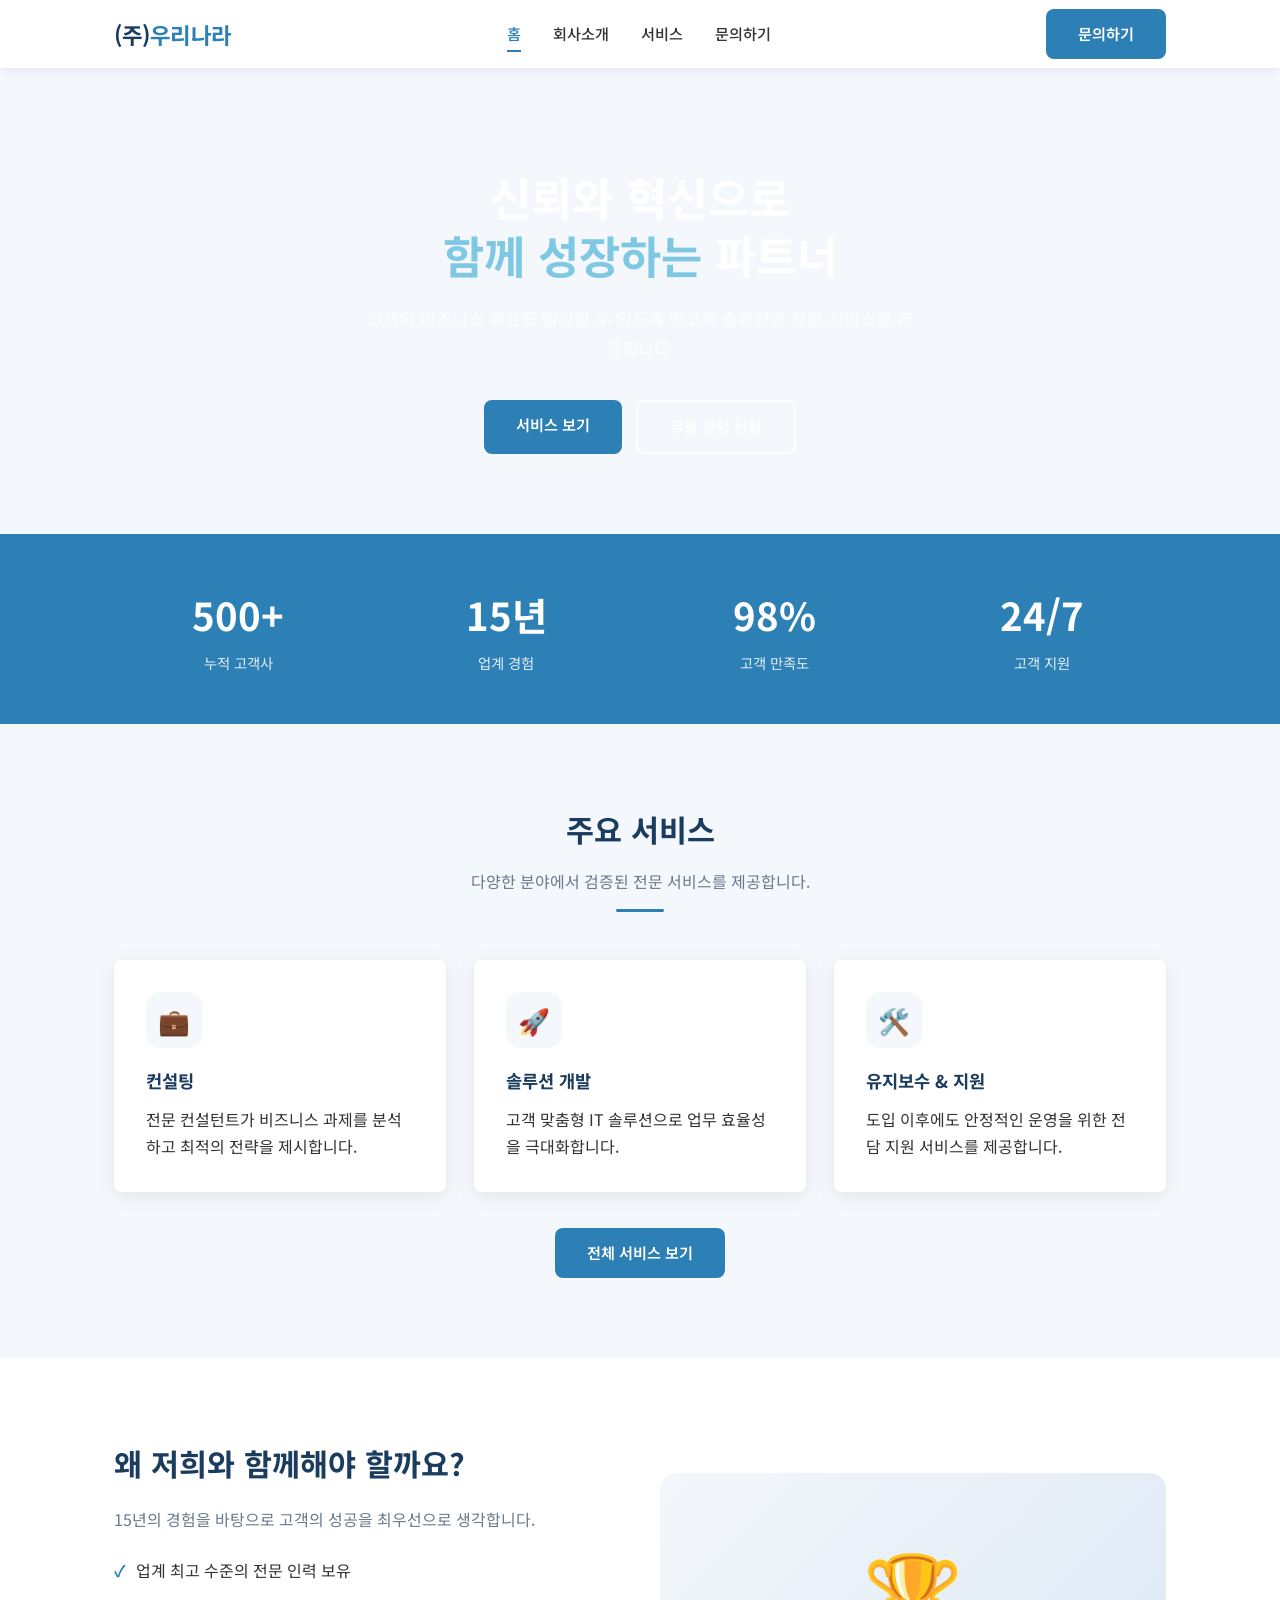
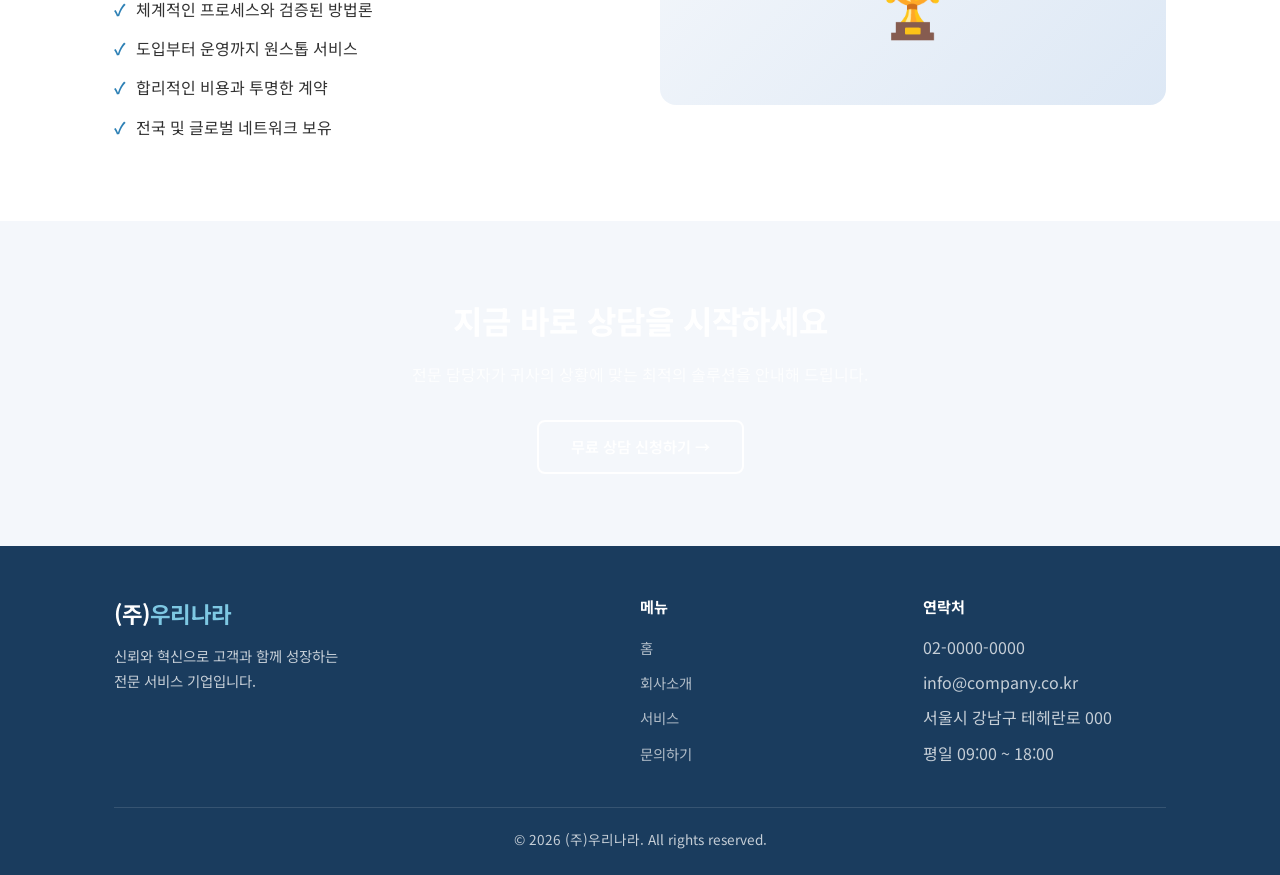
<file: index.html>
<!DOCTYPE html>
<html lang="ko">
<head>
  <meta charset="UTF-8" />
  <meta name="viewport" content="width=device-width, initial-scale=1.0" />
  <meta name="description" content="(주)우리나라 공식 홈페이지 - 신뢰와 혁신으로 함께하는 파트너" />
  <title>홈 | (주)우리나라</title>
  <link rel="preconnect" href="https://fonts.googleapis.com" />
  <link href="https://fonts.googleapis.com/css2?family=Noto+Sans+KR:wght@400;500;700&display=swap" rel="stylesheet" />
  <link rel="stylesheet" href="css/style.css" />
  <style>
    /* ===== HERO ===== */
    .hero {
      background: linear-gradient(135deg, #1a3c5e 0%, #2a5f8f 100%);
      color: #fff;
      padding: 100px 0 80px;
      text-align: center;
    }
    .hero h1 { font-size: 2.8rem; line-height: 1.3; margin-bottom: 20px; }
    .hero h1 span { color: #7ec8e3; }
    .hero p { font-size: 1.1rem; color: rgba(255,255,255,0.85); max-width: 560px; margin: 0 auto 36px; }
    .hero-btns { display: flex; gap: 14px; justify-content: center; flex-wrap: wrap; }

    /* ===== STATS ===== */
    .stats { padding: 48px 0; background: var(--accent); color: var(--white); }
    .stats-grid { display: grid; grid-template-columns: repeat(4, 1fr); gap: 20px; text-align: center; }
    .stat-item h3 { font-size: 2.4rem; font-weight: 700; }
    .stat-item p { font-size: 0.9rem; opacity: 0.85; margin-top: 4px; }

    /* ===== SERVICE ICONS ===== */
    .service-icon {
      width: 56px; height: 56px;
      background: var(--light);
      border-radius: 14px;
      display: flex; align-items: center; justify-content: center;
      font-size: 1.6rem;
      margin-bottom: 18px;
    }
    .card h3 { font-size: 1.1rem; color: var(--primary); margin-bottom: 10px; }

    /* ===== WHY US ===== */
    .why-grid { display: grid; grid-template-columns: 1fr 1fr; gap: 40px; align-items: center; }
    .why-text h2 { font-size: 1.9rem; color: var(--primary); margin-bottom: 16px; }
    .why-text p { color: var(--muted); margin-bottom: 24px; }
    .check-list { display: flex; flex-direction: column; gap: 12px; }
    .check-list li { display: flex; align-items: flex-start; gap: 10px; }
    .check-list li::before { content: '✓'; color: var(--accent); font-weight: 700; flex-shrink: 0; }
    .why-visual {
      background: linear-gradient(135deg, var(--light) 0%, #dde8f5 100%);
      border-radius: 16px; padding: 48px;
      text-align: center; font-size: 5rem;
    }

    /* ===== CTA ===== */
    .cta-section {
      background: linear-gradient(135deg, var(--primary) 0%, #2a5f8f 100%);
      color: var(--white);
      padding: 72px 0;
      text-align: center;
    }
    .cta-section h2 { font-size: 2rem; margin-bottom: 14px; }
    .cta-section p { color: rgba(255,255,255,0.8); margin-bottom: 32px; }

    @media (max-width: 768px) {
      .hero h1 { font-size: 1.9rem; }
      .stats-grid { grid-template-columns: repeat(2, 1fr); }
      .why-grid { grid-template-columns: 1fr; }
    }
  </style>
</head>
<body>

<!-- ===== HEADER ===== -->
<header>
  <div class="container">
    <nav>
      <a href="index.html" class="logo">(주)<span>우리나라</span></a>
      <ul class="nav-links">
        <li><a href="index.html">홈</a></li>
        <li><a href="about.html">회사소개</a></li>
        <li><a href="services.html">서비스</a></li>
        <li><a href="contact.html">문의하기</a></li>
      </ul>
      <div class="nav-cta">
        <a href="contact.html" class="btn btn-primary">문의하기</a>
      </div>
      <button class="hamburger" aria-label="메뉴 열기">
        <span></span><span></span><span></span>
      </button>
    </nav>
  </div>
  <div class="mobile-nav">
    <a href="index.html">홈</a>
    <a href="about.html">회사소개</a>
    <a href="services.html">서비스</a>
    <a href="contact.html">문의하기</a>
  </div>
</header>

<!-- ===== HERO ===== -->
<section class="hero">
  <div class="container">
    <h1>신뢰와 혁신으로<br /><span>함께 성장하는</span> 파트너</h1>
    <p>고객의 비즈니스 목표를 달성할 수 있도록 최고의 솔루션과 전문 서비스를 제공합니다.</p>
    <div class="hero-btns">
      <a href="services.html" class="btn btn-primary">서비스 보기</a>
      <a href="contact.html" class="btn btn-outline">무료 상담 신청</a>
    </div>
  </div>
</section>

<!-- ===== STATS ===== -->
<div class="stats">
  <div class="container">
    <div class="stats-grid">
      <div class="stat-item"><h3>500+</h3><p>누적 고객사</p></div>
      <div class="stat-item"><h3>15년</h3><p>업계 경험</p></div>
      <div class="stat-item"><h3>98%</h3><p>고객 만족도</p></div>
      <div class="stat-item"><h3>24/7</h3><p>고객 지원</p></div>
    </div>
  </div>
</div>

<!-- ===== SERVICES ===== -->
<section>
  <div class="container">
    <div class="section-title fade-in">
      <h2>주요 서비스</h2>
      <p>다양한 분야에서 검증된 전문 서비스를 제공합니다.</p>
      <div class="line"></div>
    </div>
    <div class="grid-3">
      <div class="card fade-in">
        <div class="service-icon">💼</div>
        <h3>컨설팅</h3>
        <p>전문 컨설턴트가 비즈니스 과제를 분석하고 최적의 전략을 제시합니다.</p>
      </div>
      <div class="card fade-in">
        <div class="service-icon">🚀</div>
        <h3>솔루션 개발</h3>
        <p>고객 맞춤형 IT 솔루션으로 업무 효율성을 극대화합니다.</p>
      </div>
      <div class="card fade-in">
        <div class="service-icon">🛠️</div>
        <h3>유지보수 & 지원</h3>
        <p>도입 이후에도 안정적인 운영을 위한 전담 지원 서비스를 제공합니다.</p>
      </div>
    </div>
    <div style="text-align:center; margin-top:36px;">
      <a href="services.html" class="btn btn-primary">전체 서비스 보기</a>
    </div>
  </div>
</section>

<!-- ===== WHY US ===== -->
<section>
  <div class="container">
    <div class="why-grid">
      <div class="why-text fade-in">
        <h2>왜 저희와 함께해야 할까요?</h2>
        <p>15년의 경험을 바탕으로 고객의 성공을 최우선으로 생각합니다.</p>
        <ul class="check-list">
          <li>업계 최고 수준의 전문 인력 보유</li>
          <li>체계적인 프로세스와 검증된 방법론</li>
          <li>도입부터 운영까지 원스톱 서비스</li>
          <li>합리적인 비용과 투명한 계약</li>
          <li>전국 및 글로벌 네트워크 보유</li>
        </ul>
      </div>
      <div class="why-visual fade-in">🏆</div>
    </div>
  </div>
</section>

<!-- ===== CTA ===== -->
<section class="cta-section">
  <div class="container">
    <h2>지금 바로 상담을 시작하세요</h2>
    <p>전문 담당자가 귀사의 상황에 맞는 최적의 솔루션을 안내해 드립니다.</p>
    <a href="contact.html" class="btn btn-outline">무료 상담 신청하기 →</a>
  </div>
</section>

<!-- ===== FOOTER ===== -->
<footer>
  <div class="container">
    <div class="footer-grid">
      <div class="footer-brand">
        <a href="index.html" class="logo">(주)<span style="color:#7ec8e3">우리나라</span></a>
        <p style="margin-top:12px">신뢰와 혁신으로 고객과 함께 성장하는<br>전문 서비스 기업입니다.</p>
      </div>
      <div class="footer-col">
        <h4>메뉴</h4>
        <ul>
          <li><a href="index.html">홈</a></li>
          <li><a href="about.html">회사소개</a></li>
          <li><a href="services.html">서비스</a></li>
          <li><a href="contact.html">문의하기</a></li>
        </ul>
      </div>
      <div class="footer-col">
        <h4>연락처</h4>
        <ul>
          <li>02-0000-0000</li>
          <li>info@company.co.kr</li>
          <li>서울시 강남구 테헤란로 000</li>
          <li>평일 09:00 ~ 18:00</li>
        </ul>
      </div>
    </div>
    <div class="footer-bottom">
      <p>© 2026 (주)우리나라. All rights reserved.</p>
    </div>
  </div>
</footer>

<script src="js/main.js"></script>
</body>
</html>
</file>
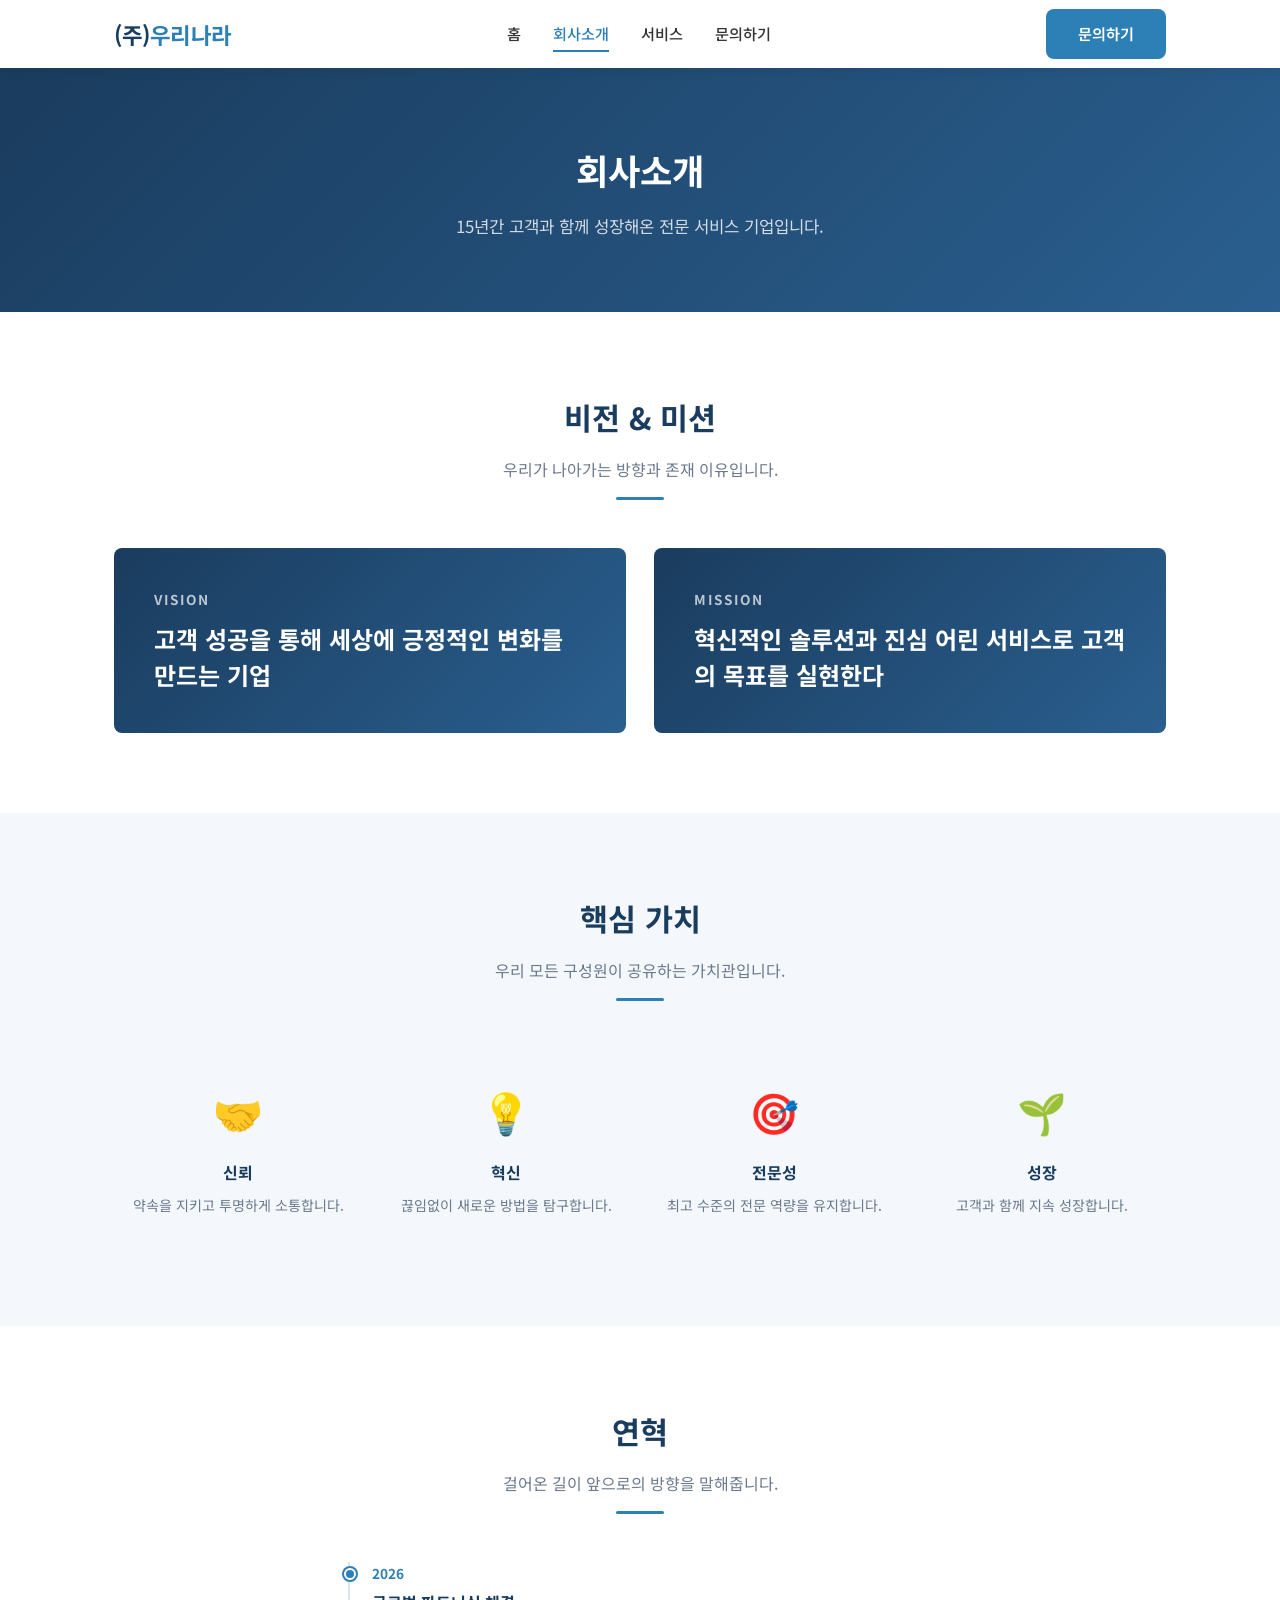
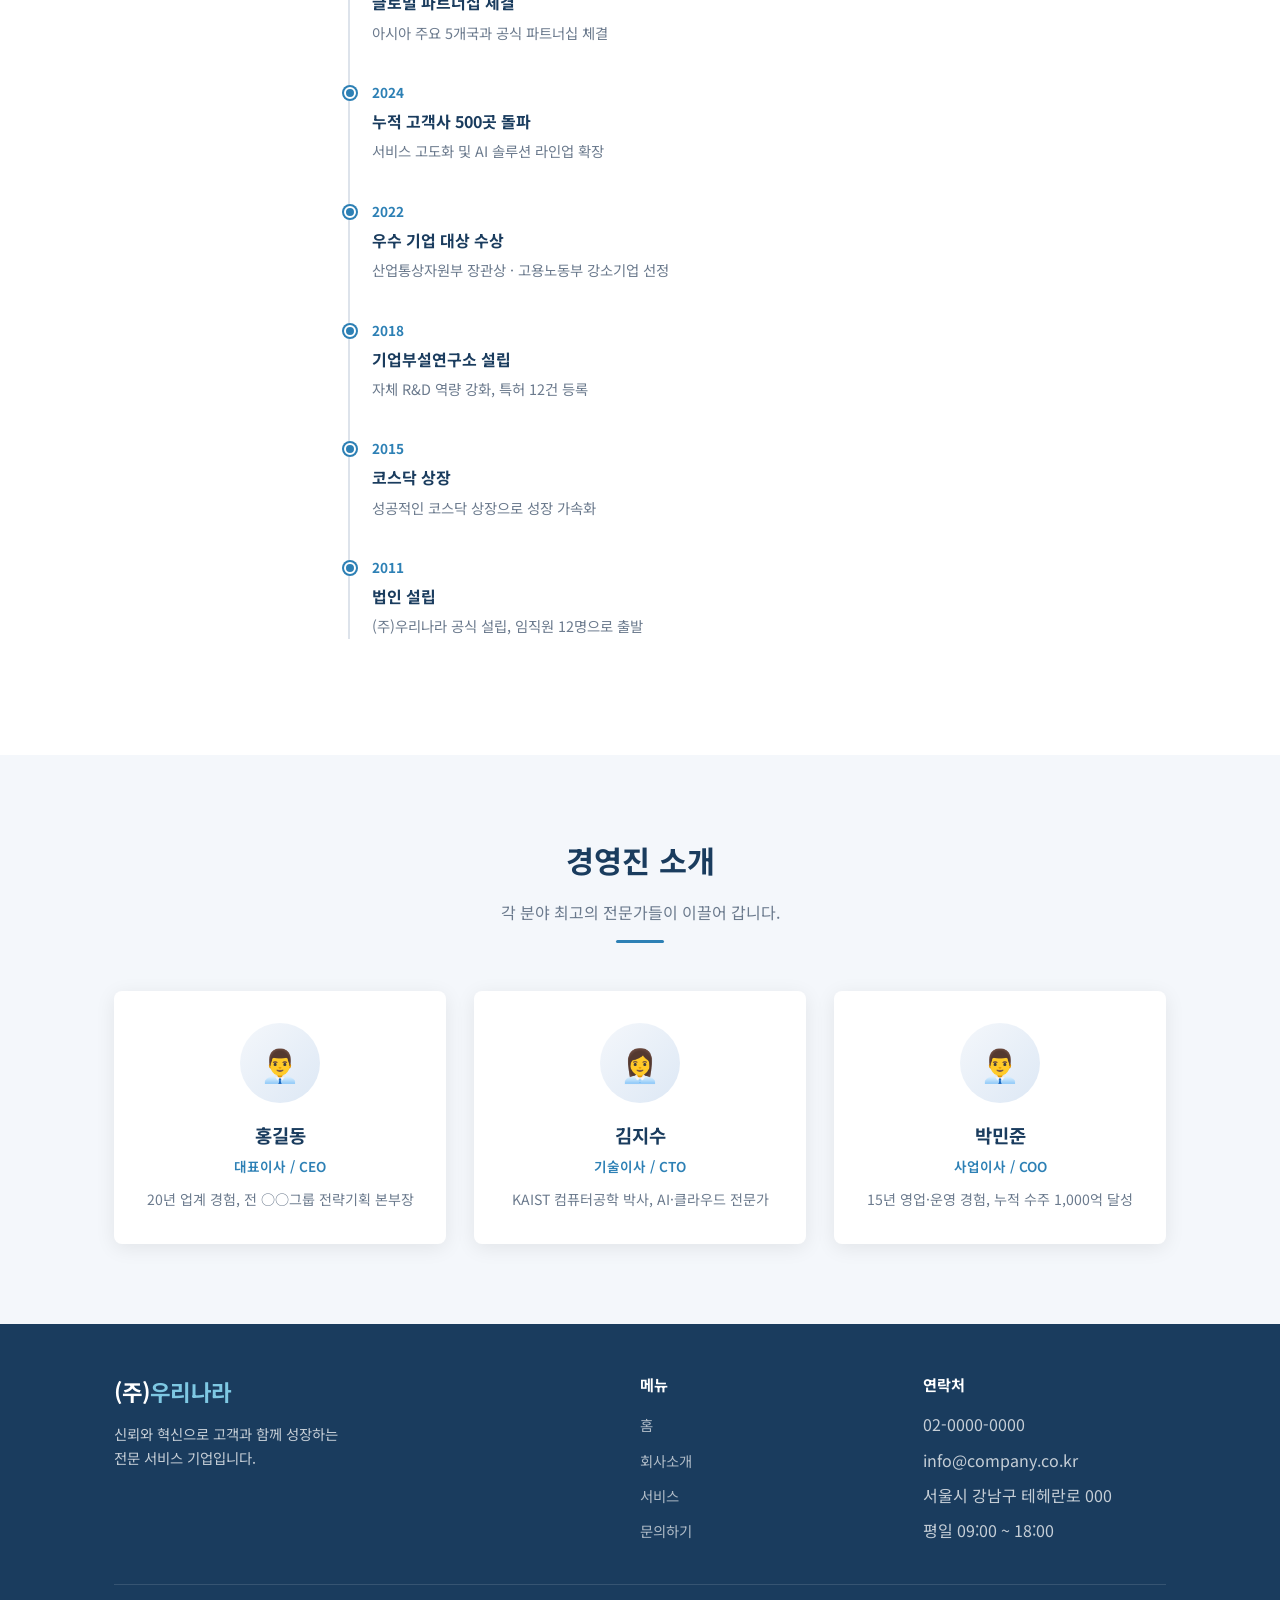
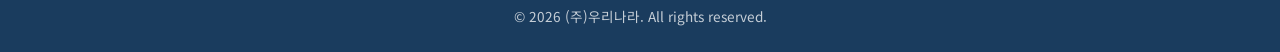
<file: about.html>
<!DOCTYPE html>
<html lang="ko">
<head>
  <meta charset="UTF-8" />
  <meta name="viewport" content="width=device-width, initial-scale=1.0" />
  <meta name="description" content="(주)우리나라 회사소개 - 비전, 미션, 연혁, 팀 소개" />
  <title>회사소개 | (주)우리나라</title>
  <link rel="preconnect" href="https://fonts.googleapis.com" />
  <link href="https://fonts.googleapis.com/css2?family=Noto+Sans+KR:wght@400;500;700&display=swap" rel="stylesheet" />
  <link rel="stylesheet" href="css/style.css" />
  <style>
    /* ===== VISION / MISSION ===== */
    .vm-grid { display: grid; grid-template-columns: 1fr 1fr; gap: 28px; }
    .vm-card {
      background: linear-gradient(135deg, var(--primary) 0%, #2a5f8f 100%);
      color: var(--white);
      border-radius: var(--radius);
      padding: 40px;
    }
    .vm-card h3 { font-size: 0.85rem; letter-spacing: 2px; opacity: 0.7; margin-bottom: 10px; text-transform: uppercase; }
    .vm-card h2 { font-size: 1.5rem; line-height: 1.5; }

    /* ===== HISTORY ===== */
    .timeline { position: relative; padding-left: 32px; }
    .timeline::before {
      content: '';
      position: absolute; left: 8px; top: 0; bottom: 0;
      width: 2px; background: var(--border);
    }
    .timeline-item { position: relative; margin-bottom: 36px; }
    .timeline-item::before {
      content: '';
      position: absolute; left: -28px; top: 6px;
      width: 12px; height: 12px;
      border-radius: 50%;
      background: var(--accent);
      border: 2px solid var(--white);
      box-shadow: 0 0 0 2px var(--accent);
    }
    .timeline-year { font-size: 0.85rem; font-weight: 700; color: var(--accent); margin-bottom: 4px; }
    .timeline-item h3 { font-size: 1rem; color: var(--primary); margin-bottom: 4px; }
    .timeline-item p { color: var(--muted); font-size: 0.9rem; }

    /* ===== TEAM ===== */
    .team-card {
      background: var(--white);
      border-radius: var(--radius);
      padding: 32px 24px;
      box-shadow: var(--shadow);
      text-align: center;
    }
    .team-avatar {
      width: 80px; height: 80px;
      border-radius: 50%;
      background: linear-gradient(135deg, var(--light) 0%, #dde8f5 100%);
      margin: 0 auto 16px;
      display: flex; align-items: center; justify-content: center;
      font-size: 2rem;
    }
    .team-card h3 { color: var(--primary); margin-bottom: 4px; }
    .team-card .role { color: var(--accent); font-size: 0.85rem; font-weight: 600; margin-bottom: 10px; }
    .team-card p { color: var(--muted); font-size: 0.88rem; }

    /* ===== VALUES ===== */
    .values-grid { display: grid; grid-template-columns: repeat(4, 1fr); gap: 20px; }
    .value-item { text-align: center; padding: 28px 16px; }
    .value-icon { font-size: 2.5rem; margin-bottom: 14px; }
    .value-item h3 { color: var(--primary); font-size: 1rem; margin-bottom: 8px; }
    .value-item p { color: var(--muted); font-size: 0.88rem; }

    @media (max-width: 768px) {
      .vm-grid { grid-template-columns: 1fr; }
      .values-grid { grid-template-columns: repeat(2, 1fr); }
    }
  </style>
</head>
<body>

<!-- ===== HEADER ===== -->
<header>
  <div class="container">
    <nav>
      <a href="index.html" class="logo">(주)<span>우리나라</span></a>
      <ul class="nav-links">
        <li><a href="index.html">홈</a></li>
        <li><a href="about.html">회사소개</a></li>
        <li><a href="services.html">서비스</a></li>
        <li><a href="contact.html">문의하기</a></li>
      </ul>
      <div class="nav-cta">
        <a href="contact.html" class="btn btn-primary">문의하기</a>
      </div>
      <button class="hamburger" aria-label="메뉴 열기">
        <span></span><span></span><span></span>
      </button>
    </nav>
  </div>
  <div class="mobile-nav">
    <a href="index.html">홈</a>
    <a href="about.html">회사소개</a>
    <a href="services.html">서비스</a>
    <a href="contact.html">문의하기</a>
  </div>
</header>

<!-- ===== PAGE HERO ===== -->
<div class="page-hero">
  <div class="container">
    <h1>회사소개</h1>
    <p>15년간 고객과 함께 성장해온 전문 서비스 기업입니다.</p>
  </div>
</div>

<!-- ===== VISION & MISSION ===== -->
<section>
  <div class="container">
    <div class="section-title fade-in">
      <h2>비전 & 미션</h2>
      <p>우리가 나아가는 방향과 존재 이유입니다.</p>
      <div class="line"></div>
    </div>
    <div class="vm-grid fade-in">
      <div class="vm-card">
        <h3>Vision</h3>
        <h2>고객 성공을 통해 세상에 긍정적인 변화를 만드는 기업</h2>
      </div>
      <div class="vm-card">
        <h3>Mission</h3>
        <h2>혁신적인 솔루션과 진심 어린 서비스로 고객의 목표를 실현한다</h2>
      </div>
    </div>
  </div>
</section>

<!-- ===== CORE VALUES ===== -->
<section>
  <div class="container">
    <div class="section-title fade-in">
      <h2>핵심 가치</h2>
      <p>우리 모든 구성원이 공유하는 가치관입니다.</p>
      <div class="line"></div>
    </div>
    <div class="values-grid">
      <div class="value-item fade-in">
        <div class="value-icon">🤝</div>
        <h3>신뢰</h3>
        <p>약속을 지키고 투명하게 소통합니다.</p>
      </div>
      <div class="value-item fade-in">
        <div class="value-icon">💡</div>
        <h3>혁신</h3>
        <p>끊임없이 새로운 방법을 탐구합니다.</p>
      </div>
      <div class="value-item fade-in">
        <div class="value-icon">🎯</div>
        <h3>전문성</h3>
        <p>최고 수준의 전문 역량을 유지합니다.</p>
      </div>
      <div class="value-item fade-in">
        <div class="value-icon">🌱</div>
        <h3>성장</h3>
        <p>고객과 함께 지속 성장합니다.</p>
      </div>
    </div>
  </div>
</section>

<!-- ===== HISTORY ===== -->
<section>
  <div class="container">
    <div class="section-title fade-in">
      <h2>연혁</h2>
      <p>걸어온 길이 앞으로의 방향을 말해줍니다.</p>
      <div class="line"></div>
    </div>
    <div style="max-width: 600px; margin: 0 auto;">
      <div class="timeline fade-in">
        <div class="timeline-item">
          <div class="timeline-year">2026</div>
          <h3>글로벌 파트너십 체결</h3>
          <p>아시아 주요 5개국과 공식 파트너십 체결</p>
        </div>
        <div class="timeline-item">
          <div class="timeline-year">2024</div>
          <h3>누적 고객사 500곳 돌파</h3>
          <p>서비스 고도화 및 AI 솔루션 라인업 확장</p>
        </div>
        <div class="timeline-item">
          <div class="timeline-year">2022</div>
          <h3>우수 기업 대상 수상</h3>
          <p>산업통상자원부 장관상 · 고용노동부 강소기업 선정</p>
        </div>
        <div class="timeline-item">
          <div class="timeline-year">2018</div>
          <h3>기업부설연구소 설립</h3>
          <p>자체 R&D 역량 강화, 특허 12건 등록</p>
        </div>
        <div class="timeline-item">
          <div class="timeline-year">2015</div>
          <h3>코스닥 상장</h3>
          <p>성공적인 코스닥 상장으로 성장 가속화</p>
        </div>
        <div class="timeline-item">
          <div class="timeline-year">2011</div>
          <h3>법인 설립</h3>
          <p>(주)우리나라 공식 설립, 임직원 12명으로 출발</p>
        </div>
      </div>
    </div>
  </div>
</section>

<!-- ===== TEAM ===== -->
<section>
  <div class="container">
    <div class="section-title fade-in">
      <h2>경영진 소개</h2>
      <p>각 분야 최고의 전문가들이 이끌어 갑니다.</p>
      <div class="line"></div>
    </div>
    <div class="grid-3">
      <div class="team-card fade-in">
        <div class="team-avatar">👨‍💼</div>
        <h3>홍길동</h3>
        <p class="role">대표이사 / CEO</p>
        <p>20년 업계 경험, 전 ○○그룹 전략기획 본부장</p>
      </div>
      <div class="team-card fade-in">
        <div class="team-avatar">👩‍💼</div>
        <h3>김지수</h3>
        <p class="role">기술이사 / CTO</p>
        <p>KAIST 컴퓨터공학 박사, AI·클라우드 전문가</p>
      </div>
      <div class="team-card fade-in">
        <div class="team-avatar">👨‍💼</div>
        <h3>박민준</h3>
        <p class="role">사업이사 / COO</p>
        <p>15년 영업·운영 경험, 누적 수주 1,000억 달성</p>
      </div>
    </div>
  </div>
</section>

<!-- ===== FOOTER ===== -->
<footer>
  <div class="container">
    <div class="footer-grid">
      <div class="footer-brand">
        <a href="index.html" class="logo">(주)<span style="color:#7ec8e3">우리나라</span></a>
        <p style="margin-top:12px">신뢰와 혁신으로 고객과 함께 성장하는<br>전문 서비스 기업입니다.</p>
      </div>
      <div class="footer-col">
        <h4>메뉴</h4>
        <ul>
          <li><a href="index.html">홈</a></li>
          <li><a href="about.html">회사소개</a></li>
          <li><a href="services.html">서비스</a></li>
          <li><a href="contact.html">문의하기</a></li>
        </ul>
      </div>
      <div class="footer-col">
        <h4>연락처</h4>
        <ul>
          <li>02-0000-0000</li>
          <li>info@company.co.kr</li>
          <li>서울시 강남구 테헤란로 000</li>
          <li>평일 09:00 ~ 18:00</li>
        </ul>
      </div>
    </div>
    <div class="footer-bottom">
      <p>© 2026 (주)우리나라. All rights reserved.</p>
    </div>
  </div>
</footer>

<script src="js/main.js"></script>
</body>
</html>
</file>
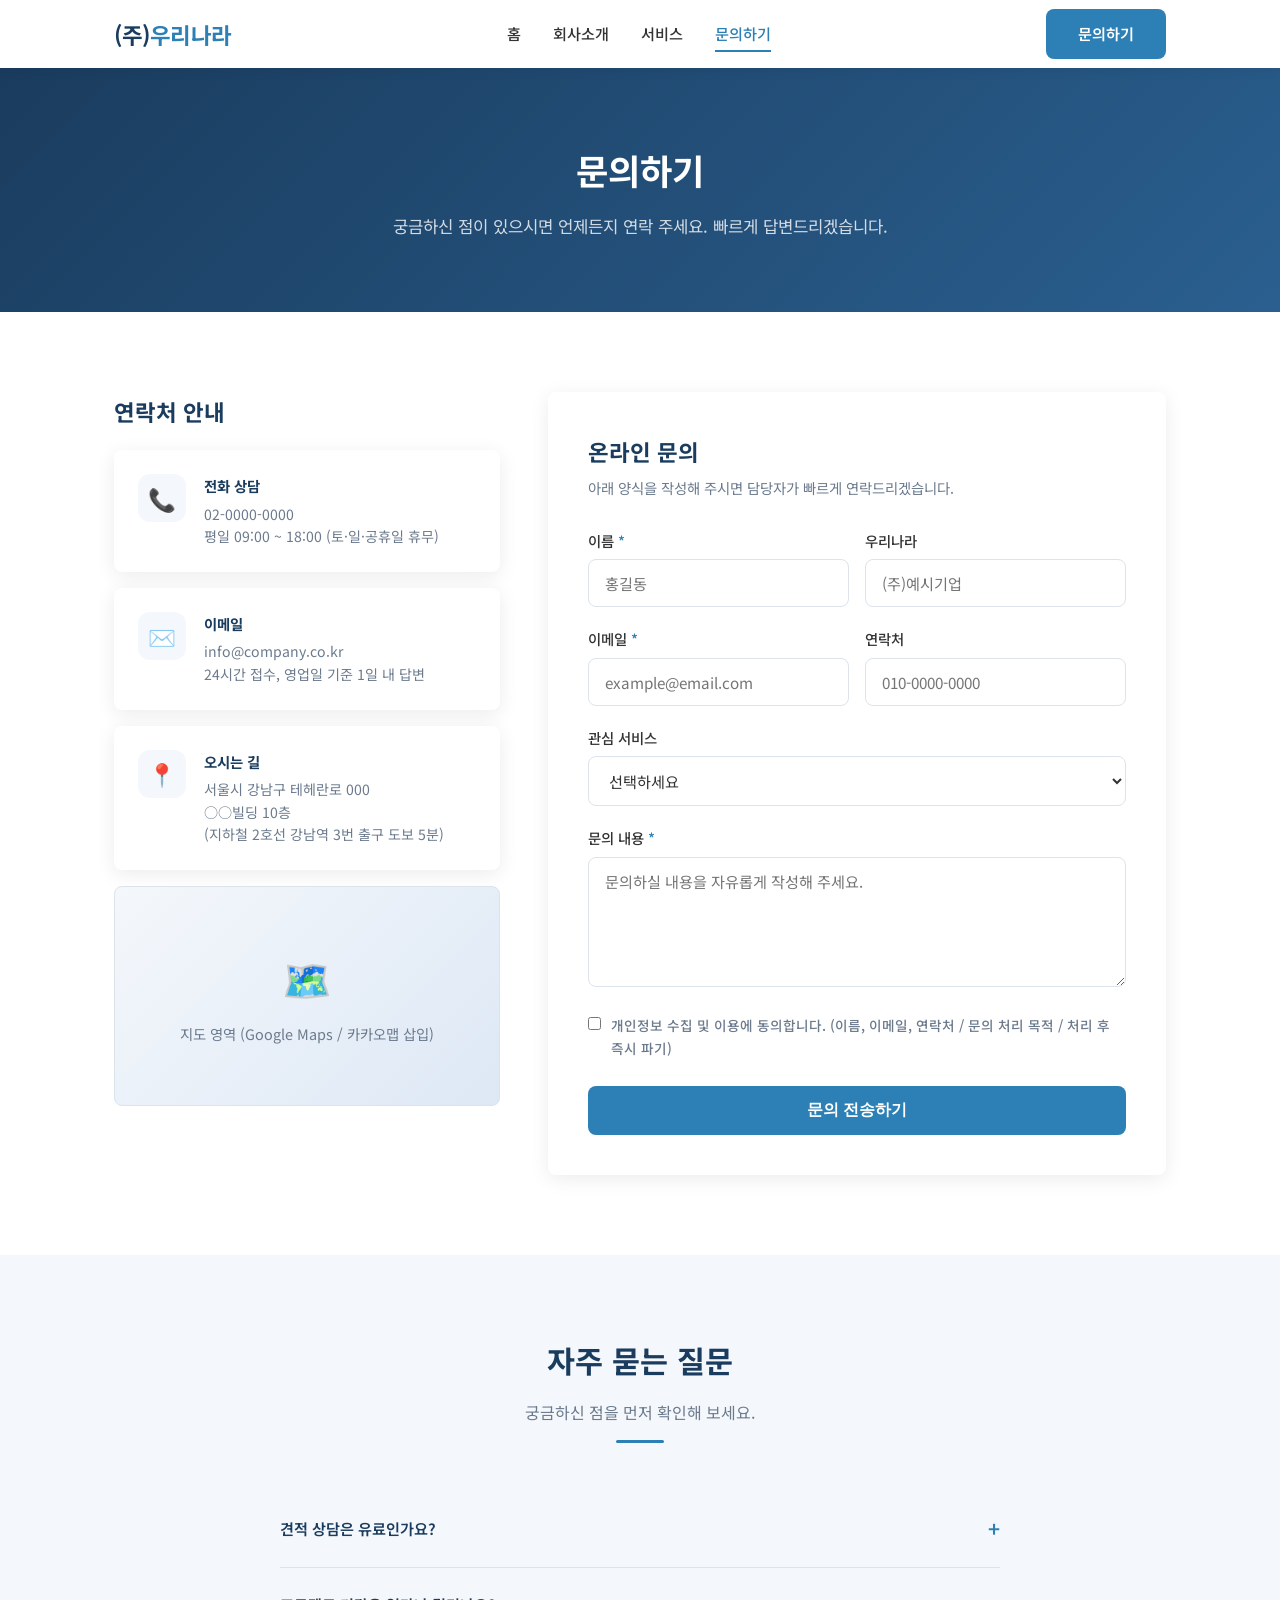
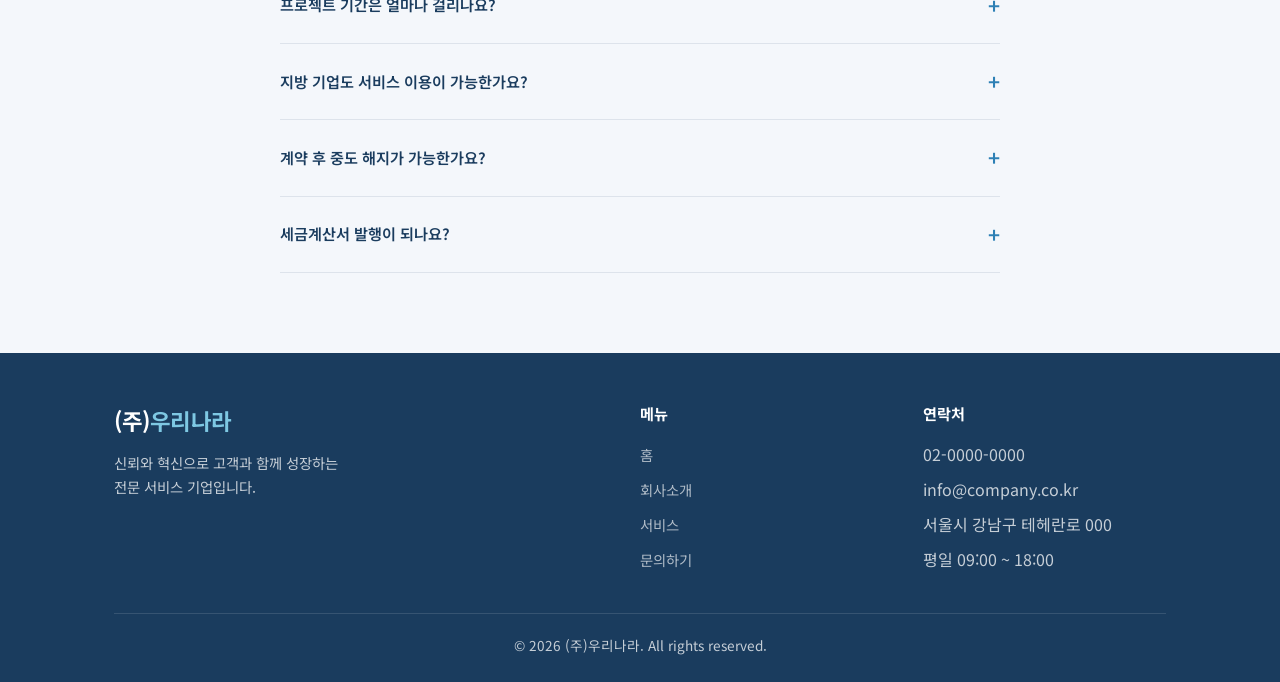
<file: contact.html>
<!DOCTYPE html>
<html lang="ko">
<head>
  <meta charset="UTF-8" />
  <meta name="viewport" content="width=device-width, initial-scale=1.0" />
  <meta name="description" content="(주)우리나라 문의하기 - 전화, 이메일, 방문 상담 및 온라인 문의" />
  <title>문의하기 | (주)우리나라</title>
  <link rel="preconnect" href="https://fonts.googleapis.com" />
  <link href="https://fonts.googleapis.com/css2?family=Noto+Sans+KR:wght@400;500;700&display=swap" rel="stylesheet" />
  <link rel="stylesheet" href="css/style.css" />
  <style>
    /* ===== CONTACT LAYOUT ===== */
    .contact-grid {
      display: grid;
      grid-template-columns: 1fr 1.6fr;
      gap: 48px;
      align-items: start;
    }

    /* ===== INFO CARDS ===== */
    .info-card {
      background: var(--white);
      border-radius: var(--radius);
      padding: 24px;
      box-shadow: var(--shadow);
      display: flex;
      align-items: flex-start;
      gap: 18px;
      margin-bottom: 16px;
    }
    .info-icon {
      width: 48px; height: 48px;
      background: var(--light);
      border-radius: 12px;
      display: flex; align-items: center; justify-content: center;
      font-size: 1.4rem;
      flex-shrink: 0;
    }
    .info-text h4 { color: var(--primary); font-size: 0.9rem; margin-bottom: 4px; }
    .info-text p, .info-text a { color: var(--muted); font-size: 0.88rem; line-height: 1.6; }
    .info-text a:hover { color: var(--accent); }

    /* ===== FORM CARD ===== */
    .form-card {
      background: var(--white);
      border-radius: var(--radius);
      padding: 40px;
      box-shadow: var(--shadow);
    }
    .form-card h2 { font-size: 1.4rem; color: var(--primary); margin-bottom: 6px; }
    .form-card > p { color: var(--muted); font-size: 0.9rem; margin-bottom: 28px; }

    .form-row { display: grid; grid-template-columns: 1fr 1fr; gap: 16px; }

    .submit-btn {
      width: 100%;
      padding: 14px;
      font-size: 1rem;
      background: var(--accent);
      color: var(--white);
      border: none;
      border-radius: var(--radius);
      font-weight: 600;
      cursor: pointer;
      transition: background 0.2s;
    }
    .submit-btn:hover { background: #1f6a9a; }
    .submit-btn:disabled { background: var(--muted); cursor: not-allowed; }

    /* ===== MAP PLACEHOLDER ===== */
    .map-placeholder {
      background: linear-gradient(135deg, var(--light) 0%, #dde8f5 100%);
      border-radius: var(--radius);
      height: 220px;
      display: flex;
      flex-direction: column;
      align-items: center;
      justify-content: center;
      color: var(--muted);
      font-size: 0.9rem;
      gap: 10px;
      margin-top: 16px;
      border: 1px solid var(--border);
    }
    .map-placeholder span { font-size: 2.5rem; }

    /* ===== FAQ ===== */
    .faq-item {
      border-bottom: 1px solid var(--border);
      padding: 20px 0;
    }
    .faq-question {
      display: flex;
      justify-content: space-between;
      align-items: center;
      cursor: pointer;
      font-weight: 600;
      color: var(--primary);
      font-size: 0.95rem;
    }
    .faq-question::after { content: '+'; font-size: 1.3rem; color: var(--accent); transition: transform 0.2s; }
    .faq-item.open .faq-question::after { transform: rotate(45deg); }
    .faq-answer {
      display: none;
      padding-top: 12px;
      color: var(--muted);
      font-size: 0.9rem;
      line-height: 1.7;
    }
    .faq-item.open .faq-answer { display: block; }

    @media (max-width: 768px) {
      .contact-grid { grid-template-columns: 1fr; }
      .form-row { grid-template-columns: 1fr; }
      .form-card { padding: 24px; }
    }
  </style>
</head>
<body>

<!-- ===== HEADER ===== -->
<header>
  <div class="container">
    <nav>
      <a href="index.html" class="logo">(주)<span>우리나라</span></a>
      <ul class="nav-links">
        <li><a href="index.html">홈</a></li>
        <li><a href="about.html">회사소개</a></li>
        <li><a href="services.html">서비스</a></li>
        <li><a href="contact.html">문의하기</a></li>
      </ul>
      <div class="nav-cta">
        <a href="contact.html" class="btn btn-primary">문의하기</a>
      </div>
      <button class="hamburger" aria-label="메뉴 열기">
        <span></span><span></span><span></span>
      </button>
    </nav>
  </div>
  <div class="mobile-nav">
    <a href="index.html">홈</a>
    <a href="about.html">회사소개</a>
    <a href="services.html">서비스</a>
    <a href="contact.html">문의하기</a>
  </div>
</header>

<!-- ===== PAGE HERO ===== -->
<div class="page-hero">
  <div class="container">
    <h1>문의하기</h1>
    <p>궁금하신 점이 있으시면 언제든지 연락 주세요. 빠르게 답변드리겠습니다.</p>
  </div>
</div>

<!-- ===== CONTACT SECTION ===== -->
<section>
  <div class="container">
    <div class="contact-grid">

      <!-- LEFT: INFO -->
      <div class="fade-in">
        <h2 style="color:var(--primary); margin-bottom:20px; font-size:1.4rem;">연락처 안내</h2>

        <div class="info-card">
          <div class="info-icon">📞</div>
          <div class="info-text">
            <h4>전화 상담</h4>
            <p><a href="tel:0200000000">02-0000-0000</a><br />평일 09:00 ~ 18:00 (토·일·공휴일 휴무)</p>
          </div>
        </div>

        <div class="info-card">
          <div class="info-icon">✉️</div>
          <div class="info-text">
            <h4>이메일</h4>
            <p><a href="mailto:info@company.co.kr">info@company.co.kr</a><br />24시간 접수, 영업일 기준 1일 내 답변</p>
          </div>
        </div>

        <div class="info-card">
          <div class="info-icon">📍</div>
          <div class="info-text">
            <h4>오시는 길</h4>
            <p>서울시 강남구 테헤란로 000<br />○○빌딩 10층<br />(지하철 2호선 강남역 3번 출구 도보 5분)</p>
          </div>
        </div>

        <div class="map-placeholder">
          <span>🗺️</span>
          <p>지도 영역 (Google Maps / 카카오맵 삽입)</p>
        </div>
      </div>

      <!-- RIGHT: FORM -->
      <div class="form-card fade-in">
        <h2>온라인 문의</h2>
        <p>아래 양식을 작성해 주시면 담당자가 빠르게 연락드리겠습니다.</p>
        <form id="contactForm" novalidate>
          <div class="form-row">
            <div class="form-group">
              <label for="name">이름 <span style="color:var(--accent)">*</span></label>
              <input type="text" id="name" name="name" placeholder="홍길동" required />
            </div>
            <div class="form-group">
              <label for="company">우리나라</label>
              <input type="text" id="company" name="company" placeholder="(주)예시기업" />
            </div>
          </div>
          <div class="form-row">
            <div class="form-group">
              <label for="email">이메일 <span style="color:var(--accent)">*</span></label>
              <input type="email" id="email" name="email" placeholder="example@email.com" required />
            </div>
            <div class="form-group">
              <label for="phone">연락처</label>
              <input type="tel" id="phone" name="phone" placeholder="010-0000-0000" />
            </div>
          </div>
          <div class="form-group">
            <label for="service">관심 서비스</label>
            <select id="service" name="service">
              <option value="">선택하세요</option>
              <option value="consulting">전략 컨설팅</option>
              <option value="dev">IT 솔루션 개발</option>
              <option value="maintenance">유지보수 & 운영 지원</option>
              <option value="other">기타</option>
            </select>
          </div>
          <div class="form-group">
            <label for="message">문의 내용 <span style="color:var(--accent)">*</span></label>
            <textarea id="message" name="message" placeholder="문의하실 내용을 자유롭게 작성해 주세요." required></textarea>
          </div>
          <div class="form-group" style="display:flex; align-items:flex-start; gap:10px;">
            <input type="checkbox" id="privacy" name="privacy" style="width:auto; margin-top:3px;" required />
            <label for="privacy" style="font-size:0.85rem; color:var(--muted); cursor:pointer;">
              개인정보 수집 및 이용에 동의합니다. (이름, 이메일, 연락처 / 문의 처리 목적 / 처리 후 즉시 파기)
            </label>
          </div>
          <button type="submit" class="submit-btn">문의 전송하기</button>
        </form>
      </div>

    </div>
  </div>
</section>

<!-- ===== FAQ ===== -->
<section>
  <div class="container">
    <div class="section-title fade-in">
      <h2>자주 묻는 질문</h2>
      <p>궁금하신 점을 먼저 확인해 보세요.</p>
      <div class="line"></div>
    </div>
    <div style="max-width:720px; margin:0 auto;" class="fade-in">

      <div class="faq-item">
        <div class="faq-question">견적 상담은 유료인가요?</div>
        <div class="faq-answer">초기 상담 및 견적 제안은 무료로 진행됩니다. 요구사항 파악 후 맞춤 제안서를 무상으로 제공해 드립니다.</div>
      </div>

      <div class="faq-item">
        <div class="faq-question">프로젝트 기간은 얼마나 걸리나요?</div>
        <div class="faq-answer">프로젝트 규모와 복잡도에 따라 다르지만, 소규모는 1~2개월, 중대형은 3~6개월 이상 소요될 수 있습니다. 상담 시 일정을 구체적으로 안내드립니다.</div>
      </div>

      <div class="faq-item">
        <div class="faq-question">지방 기업도 서비스 이용이 가능한가요?</div>
        <div class="faq-answer">네, 가능합니다. 원격 상담 및 화상 회의를 통해 전국 어디서나 서비스를 제공하며, 필요 시 현장 방문도 지원합니다.</div>
      </div>

      <div class="faq-item">
        <div class="faq-question">계약 후 중도 해지가 가능한가요?</div>
        <div class="faq-answer">계약서에 명시된 조건에 따라 중도 해지가 가능합니다. 자세한 내용은 계약 전 담당자와 충분히 협의하여 조율해 드립니다.</div>
      </div>

      <div class="faq-item">
        <div class="faq-question">세금계산서 발행이 되나요?</div>
        <div class="faq-answer">네, 법인 및 개인사업자 세금계산서 발행이 가능합니다. 계산서 발행 관련 문의는 담당자에게 연락해 주세요.</div>
      </div>

    </div>
  </div>
</section>

<!-- ===== FOOTER ===== -->
<footer>
  <div class="container">
    <div class="footer-grid">
      <div class="footer-brand">
        <a href="index.html" class="logo">(주)<span style="color:#7ec8e3">우리나라</span></a>
        <p style="margin-top:12px">신뢰와 혁신으로 고객과 함께 성장하는<br>전문 서비스 기업입니다.</p>
      </div>
      <div class="footer-col">
        <h4>메뉴</h4>
        <ul>
          <li><a href="index.html">홈</a></li>
          <li><a href="about.html">회사소개</a></li>
          <li><a href="services.html">서비스</a></li>
          <li><a href="contact.html">문의하기</a></li>
        </ul>
      </div>
      <div class="footer-col">
        <h4>연락처</h4>
        <ul>
          <li>02-0000-0000</li>
          <li>info@company.co.kr</li>
          <li>서울시 강남구 테헤란로 000</li>
          <li>평일 09:00 ~ 18:00</li>
        </ul>
      </div>
    </div>
    <div class="footer-bottom">
      <p>© 2026 (주)우리나라. All rights reserved.</p>
    </div>
  </div>
</footer>

<script src="js/main.js"></script>
<script>
  // FAQ 토글
  document.querySelectorAll('.faq-question').forEach(q => {
    q.addEventListener('click', () => {
      const item = q.closest('.faq-item');
      const isOpen = item.classList.contains('open');
      document.querySelectorAll('.faq-item').forEach(i => i.classList.remove('open'));
      if (!isOpen) item.classList.add('open');
    });
  });
</script>
</body>
</html>
</file>
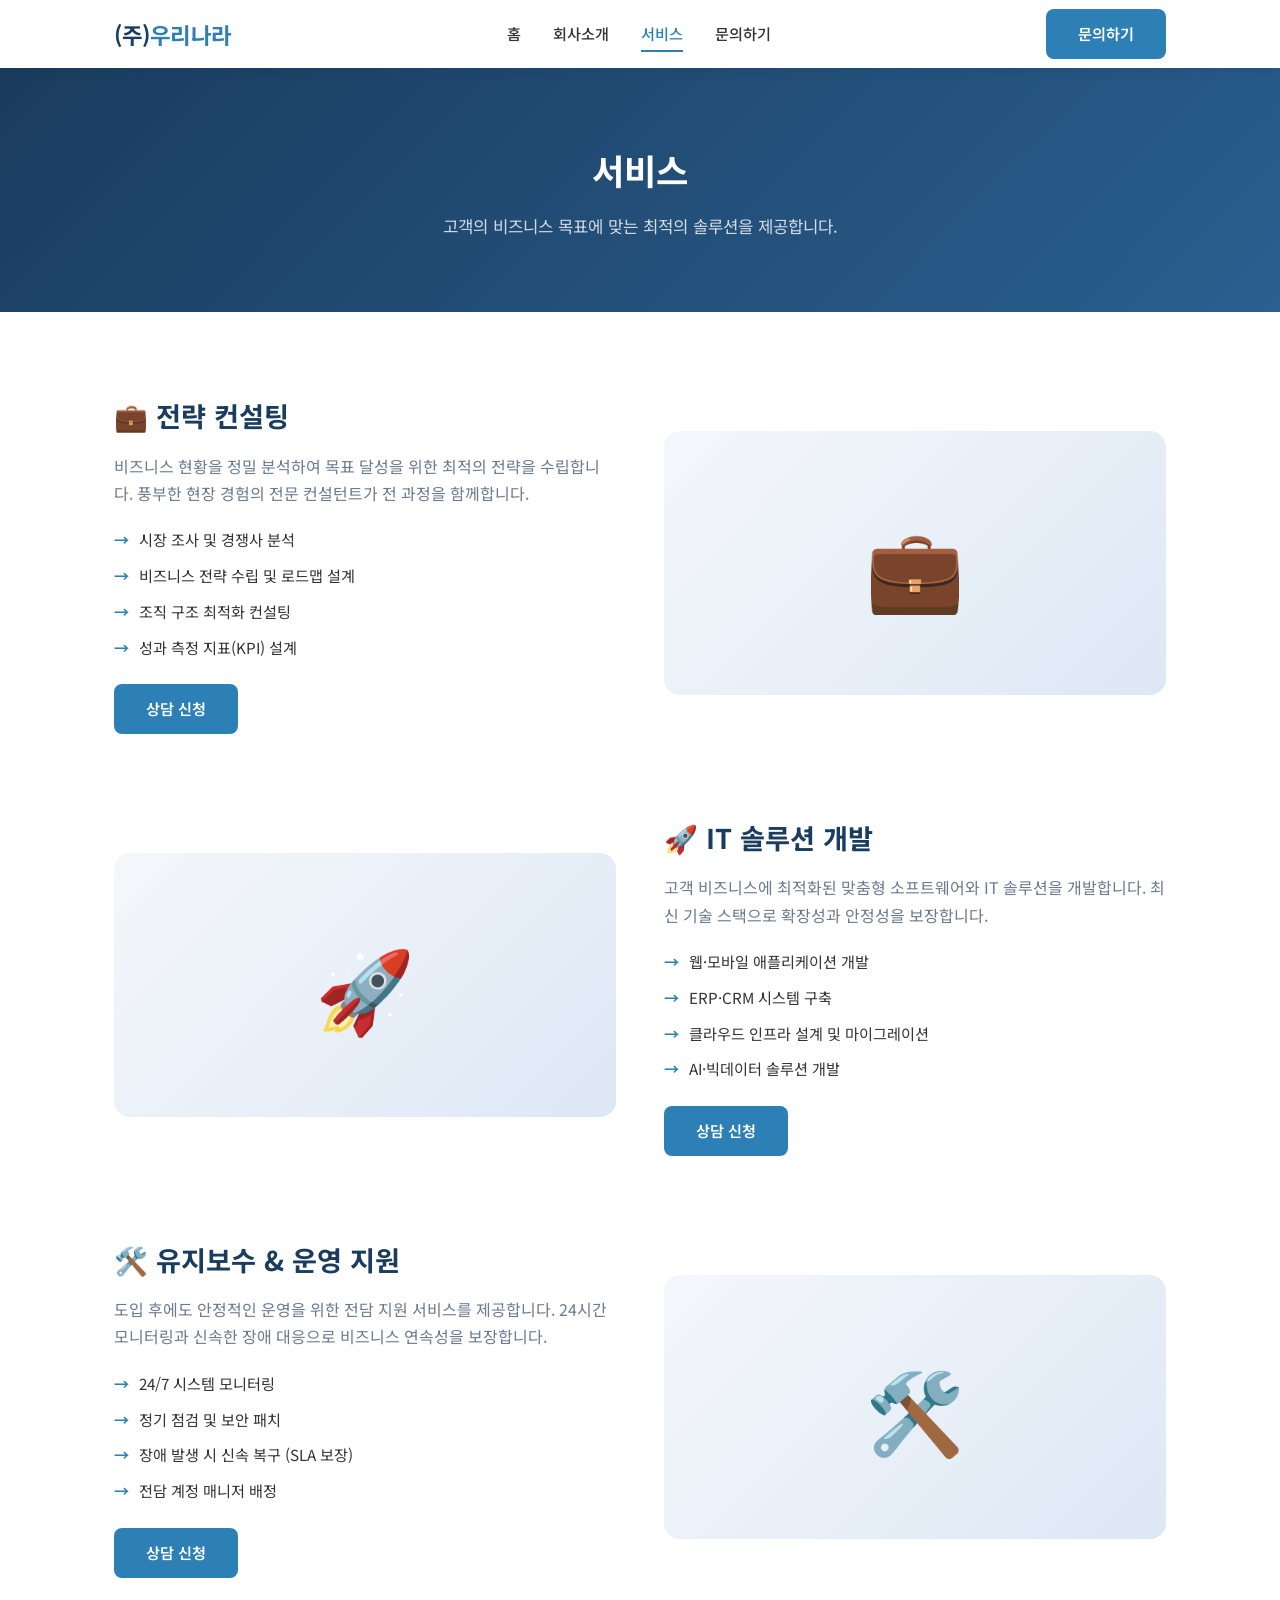
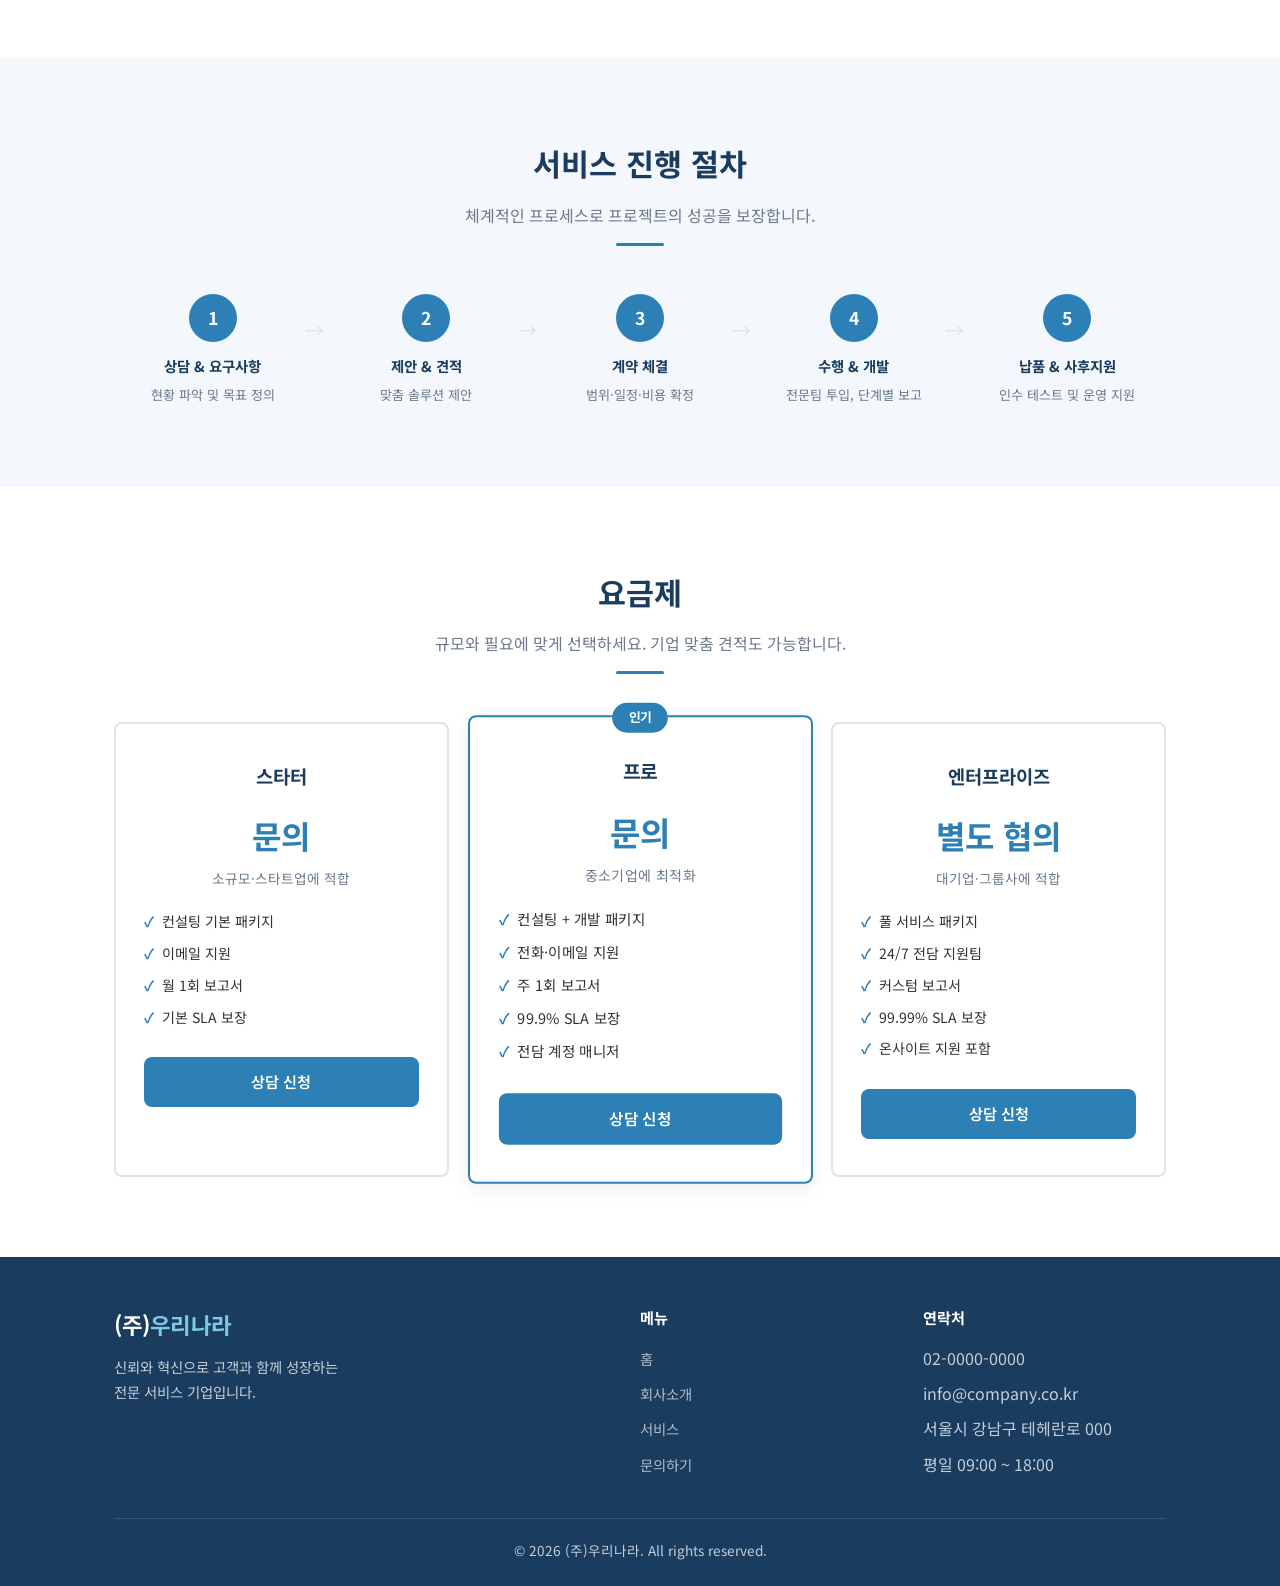
<file: services.html>
<!DOCTYPE html>
<html lang="ko">
<head>
  <meta charset="UTF-8" />
  <meta name="viewport" content="width=device-width, initial-scale=1.0" />
  <meta name="description" content="(주)우리나라 서비스 - 컨설팅, 솔루션 개발, 유지보수 및 다양한 전문 서비스" />
  <title>서비스 | (주)우리나라</title>
  <link rel="preconnect" href="https://fonts.googleapis.com" />
  <link href="https://fonts.googleapis.com/css2?family=Noto+Sans+KR:wght@400;500;700&display=swap" rel="stylesheet" />
  <link rel="stylesheet" href="css/style.css" />
  <style>
    /* ===== SERVICE DETAIL ===== */
    .service-detail {
      display: grid;
      grid-template-columns: 1fr 1fr;
      gap: 48px;
      align-items: center;
      margin-bottom: 80px;
    }
    .service-detail:last-child { margin-bottom: 0; }
    .service-detail.reverse { direction: rtl; }
    .service-detail.reverse > * { direction: ltr; }

    .service-text h2 { font-size: 1.7rem; color: var(--primary); margin-bottom: 14px; }
    .service-text p { color: var(--muted); margin-bottom: 20px; }
    .feature-list { display: flex; flex-direction: column; gap: 10px; margin-bottom: 24px; }
    .feature-list li { display: flex; align-items: center; gap: 10px; color: var(--text); font-size: 0.95rem; }
    .feature-list li::before { content: '→'; color: var(--accent); font-weight: 700; flex-shrink: 0; }

    .service-visual {
      background: linear-gradient(135deg, var(--light) 0%, #dde8f5 100%);
      border-radius: 16px;
      padding: 64px;
      text-align: center;
      font-size: 5rem;
    }

    /* ===== PROCESS ===== */
    .process-grid { display: grid; grid-template-columns: repeat(5, 1fr); gap: 16px; text-align: center; }
    .process-item { position: relative; }
    .process-item:not(:last-child)::after {
      content: '→';
      position: absolute;
      right: -12px; top: 20px;
      color: var(--border);
      font-size: 1.2rem;
    }
    .process-num {
      width: 48px; height: 48px;
      border-radius: 50%;
      background: var(--accent);
      color: var(--white);
      font-weight: 700;
      font-size: 1.1rem;
      display: flex; align-items: center; justify-content: center;
      margin: 0 auto 12px;
    }
    .process-item h4 { font-size: 0.9rem; color: var(--primary); margin-bottom: 6px; }
    .process-item p { font-size: 0.82rem; color: var(--muted); }

    /* ===== PRICING ===== */
    .pricing-grid { display: grid; grid-template-columns: repeat(3, 1fr); gap: 24px; }
    .pricing-card {
      border: 2px solid var(--border);
      border-radius: var(--radius);
      padding: 36px 28px;
      text-align: center;
      transition: all 0.2s;
    }
    .pricing-card.popular {
      border-color: var(--accent);
      position: relative;
      transform: scale(1.03);
      box-shadow: var(--shadow);
    }
    .popular-badge {
      position: absolute; top: -14px; left: 50%; transform: translateX(-50%);
      background: var(--accent); color: var(--white);
      font-size: 0.78rem; font-weight: 700; padding: 4px 16px;
      border-radius: 20px;
    }
    .pricing-card h3 { color: var(--primary); margin-bottom: 8px; }
    .pricing-card .price { font-size: 2rem; font-weight: 700; color: var(--accent); margin: 16px 0 4px; }
    .pricing-card .price-unit { font-size: 0.85rem; color: var(--muted); margin-bottom: 20px; }
    .pricing-list { text-align: left; display: flex; flex-direction: column; gap: 8px; margin-bottom: 28px; }
    .pricing-list li { font-size: 0.88rem; color: var(--text); display: flex; align-items: center; gap: 8px; }
    .pricing-list li::before { content: '✓'; color: var(--accent); font-weight: 700; flex-shrink: 0; }

    @media (max-width: 768px) {
      .service-detail, .service-detail.reverse { grid-template-columns: 1fr; direction: ltr; }
      .process-grid { grid-template-columns: repeat(2, 1fr); }
      .process-item::after { display: none; }
      .pricing-grid { grid-template-columns: 1fr; }
      .pricing-card.popular { transform: scale(1); }
    }
  </style>
</head>
<body>

<!-- ===== HEADER ===== -->
<header>
  <div class="container">
    <nav>
      <a href="index.html" class="logo">(주)<span>우리나라</span></a>
      <ul class="nav-links">
        <li><a href="index.html">홈</a></li>
        <li><a href="about.html">회사소개</a></li>
        <li><a href="services.html">서비스</a></li>
        <li><a href="contact.html">문의하기</a></li>
      </ul>
      <div class="nav-cta">
        <a href="contact.html" class="btn btn-primary">문의하기</a>
      </div>
      <button class="hamburger" aria-label="메뉴 열기">
        <span></span><span></span><span></span>
      </button>
    </nav>
  </div>
  <div class="mobile-nav">
    <a href="index.html">홈</a>
    <a href="about.html">회사소개</a>
    <a href="services.html">서비스</a>
    <a href="contact.html">문의하기</a>
  </div>
</header>

<!-- ===== PAGE HERO ===== -->
<div class="page-hero">
  <div class="container">
    <h1>서비스</h1>
    <p>고객의 비즈니스 목표에 맞는 최적의 솔루션을 제공합니다.</p>
  </div>
</div>

<!-- ===== SERVICE DETAILS ===== -->
<section>
  <div class="container">

    <div class="service-detail fade-in">
      <div class="service-text">
        <h2>💼 전략 컨설팅</h2>
        <p>비즈니스 현황을 정밀 분석하여 목표 달성을 위한 최적의 전략을 수립합니다. 풍부한 현장 경험의 전문 컨설턴트가 전 과정을 함께합니다.</p>
        <ul class="feature-list">
          <li>시장 조사 및 경쟁사 분석</li>
          <li>비즈니스 전략 수립 및 로드맵 설계</li>
          <li>조직 구조 최적화 컨설팅</li>
          <li>성과 측정 지표(KPI) 설계</li>
        </ul>
        <a href="contact.html" class="btn btn-primary">상담 신청</a>
      </div>
      <div class="service-visual">💼</div>
    </div>

    <div class="service-detail reverse fade-in">
      <div class="service-text">
        <h2>🚀 IT 솔루션 개발</h2>
        <p>고객 비즈니스에 최적화된 맞춤형 소프트웨어와 IT 솔루션을 개발합니다. 최신 기술 스택으로 확장성과 안정성을 보장합니다.</p>
        <ul class="feature-list">
          <li>웹·모바일 애플리케이션 개발</li>
          <li>ERP·CRM 시스템 구축</li>
          <li>클라우드 인프라 설계 및 마이그레이션</li>
          <li>AI·빅데이터 솔루션 개발</li>
        </ul>
        <a href="contact.html" class="btn btn-primary">상담 신청</a>
      </div>
      <div class="service-visual">🚀</div>
    </div>

    <div class="service-detail fade-in">
      <div class="service-text">
        <h2>🛠️ 유지보수 & 운영 지원</h2>
        <p>도입 후에도 안정적인 운영을 위한 전담 지원 서비스를 제공합니다. 24시간 모니터링과 신속한 장애 대응으로 비즈니스 연속성을 보장합니다.</p>
        <ul class="feature-list">
          <li>24/7 시스템 모니터링</li>
          <li>정기 점검 및 보안 패치</li>
          <li>장애 발생 시 신속 복구 (SLA 보장)</li>
          <li>전담 계정 매니저 배정</li>
        </ul>
        <a href="contact.html" class="btn btn-primary">상담 신청</a>
      </div>
      <div class="service-visual">🛠️</div>
    </div>

  </div>
</section>

<!-- ===== PROCESS ===== -->
<section>
  <div class="container">
    <div class="section-title fade-in">
      <h2>서비스 진행 절차</h2>
      <p>체계적인 프로세스로 프로젝트의 성공을 보장합니다.</p>
      <div class="line"></div>
    </div>
    <div class="process-grid fade-in">
      <div class="process-item">
        <div class="process-num">1</div>
        <h4>상담 & 요구사항</h4>
        <p>현황 파악 및 목표 정의</p>
      </div>
      <div class="process-item">
        <div class="process-num">2</div>
        <h4>제안 & 견적</h4>
        <p>맞춤 솔루션 제안</p>
      </div>
      <div class="process-item">
        <div class="process-num">3</div>
        <h4>계약 체결</h4>
        <p>범위·일정·비용 확정</p>
      </div>
      <div class="process-item">
        <div class="process-num">4</div>
        <h4>수행 & 개발</h4>
        <p>전문팀 투입, 단계별 보고</p>
      </div>
      <div class="process-item">
        <div class="process-num">5</div>
        <h4>납품 & 사후지원</h4>
        <p>인수 테스트 및 운영 지원</p>
      </div>
    </div>
  </div>
</section>

<!-- ===== PRICING ===== -->
<section>
  <div class="container">
    <div class="section-title fade-in">
      <h2>요금제</h2>
      <p>규모와 필요에 맞게 선택하세요. 기업 맞춤 견적도 가능합니다.</p>
      <div class="line"></div>
    </div>
    <div class="pricing-grid fade-in">
      <div class="pricing-card">
        <h3>스타터</h3>
        <div class="price">문의</div>
        <div class="price-unit">소규모·스타트업에 적합</div>
        <ul class="pricing-list">
          <li>컨설팅 기본 패키지</li>
          <li>이메일 지원</li>
          <li>월 1회 보고서</li>
          <li>기본 SLA 보장</li>
        </ul>
        <a href="contact.html" class="btn btn-primary" style="width:100%; text-align:center;">상담 신청</a>
      </div>
      <div class="pricing-card popular">
        <div class="popular-badge">인기</div>
        <h3>프로</h3>
        <div class="price">문의</div>
        <div class="price-unit">중소기업에 최적화</div>
        <ul class="pricing-list">
          <li>컨설팅 + 개발 패키지</li>
          <li>전화·이메일 지원</li>
          <li>주 1회 보고서</li>
          <li>99.9% SLA 보장</li>
          <li>전담 계정 매니저</li>
        </ul>
        <a href="contact.html" class="btn btn-primary" style="width:100%; text-align:center;">상담 신청</a>
      </div>
      <div class="pricing-card">
        <h3>엔터프라이즈</h3>
        <div class="price">별도 협의</div>
        <div class="price-unit">대기업·그룹사에 적합</div>
        <ul class="pricing-list">
          <li>풀 서비스 패키지</li>
          <li>24/7 전담 지원팀</li>
          <li>커스텀 보고서</li>
          <li>99.99% SLA 보장</li>
          <li>온사이트 지원 포함</li>
        </ul>
        <a href="contact.html" class="btn btn-primary" style="width:100%; text-align:center;">상담 신청</a>
      </div>
    </div>
  </div>
</section>

<!-- ===== FOOTER ===== -->
<footer>
  <div class="container">
    <div class="footer-grid">
      <div class="footer-brand">
        <a href="index.html" class="logo">(주)<span style="color:#7ec8e3">우리나라</span></a>
        <p style="margin-top:12px">신뢰와 혁신으로 고객과 함께 성장하는<br>전문 서비스 기업입니다.</p>
      </div>
      <div class="footer-col">
        <h4>메뉴</h4>
        <ul>
          <li><a href="index.html">홈</a></li>
          <li><a href="about.html">회사소개</a></li>
          <li><a href="services.html">서비스</a></li>
          <li><a href="contact.html">문의하기</a></li>
        </ul>
      </div>
      <div class="footer-col">
        <h4>연락처</h4>
        <ul>
          <li>02-0000-0000</li>
          <li>info@company.co.kr</li>
          <li>서울시 강남구 테헤란로 000</li>
          <li>평일 09:00 ~ 18:00</li>
        </ul>
      </div>
    </div>
    <div class="footer-bottom">
      <p>© 2026 (주)우리나라. All rights reserved.</p>
    </div>
  </div>
</footer>

<script src="js/main.js"></script>
</body>
</html>
</file>
<file: css/style.css>
/* ===== RESET & BASE ===== */
*, *::before, *::after { box-sizing: border-box; margin: 0; padding: 0; }

:root {
  --primary: #1a3c5e;
  --accent:  #2d80b5;
  --light:   #f4f7fb;
  --white:   #ffffff;
  --text:    #333333;
  --muted:   #6b7a8d;
  --border:  #dde3eb;
  --radius:  8px;
  --shadow:  0 4px 20px rgba(0,0,0,0.08);
}

html { scroll-behavior: smooth; font-size: 16px; }

body {
  font-family: 'Noto Sans KR', 'Malgun Gothic', sans-serif;
  color: var(--text);
  line-height: 1.7;
  background: var(--white);
}

a { text-decoration: none; color: inherit; }
img { max-width: 100%; display: block; }
ul { list-style: none; }

.container {
  max-width: 1100px;
  margin: 0 auto;
  padding: 0 24px;
}

/* ===== BUTTON ===== */
.btn {
  display: inline-block;
  padding: 12px 32px;
  border-radius: var(--radius);
  font-weight: 600;
  font-size: 0.95rem;
  cursor: pointer;
  transition: all 0.2s;
  border: none;
}
.btn-primary {
  background: var(--accent);
  color: var(--white);
}
.btn-primary:hover { background: #1f6a9a; transform: translateY(-1px); }
.btn-outline {
  background: transparent;
  color: var(--white);
  border: 2px solid var(--white);
}
.btn-outline:hover { background: var(--white); color: var(--primary); }

/* ===== HEADER / NAV ===== */
header {
  position: sticky;
  top: 0;
  z-index: 100;
  background: var(--white);
  box-shadow: 0 2px 12px rgba(0,0,0,0.07);
}

nav {
  display: flex;
  align-items: center;
  justify-content: space-between;
  height: 68px;
}

.logo {
  font-size: 1.4rem;
  font-weight: 700;
  color: var(--primary);
  letter-spacing: -0.5px;
}
.logo span { color: var(--accent); }

.nav-links {
  display: flex;
  gap: 32px;
}

.nav-links a {
  color: var(--text);
  font-weight: 500;
  font-size: 0.95rem;
  padding: 6px 0;
  border-bottom: 2px solid transparent;
  transition: color 0.2s, border-color 0.2s;
}
.nav-links a:hover,
.nav-links a.active { color: var(--accent); border-bottom-color: var(--accent); }

.nav-cta { display: flex; }

/* Hamburger */
.hamburger {
  display: none;
  flex-direction: column;
  gap: 5px;
  cursor: pointer;
  background: none;
  border: none;
  padding: 4px;
}
.hamburger span {
  display: block;
  width: 24px;
  height: 2px;
  background: var(--primary);
  transition: all 0.3s;
}
.hamburger.open span:nth-child(1) { transform: translateY(7px) rotate(45deg); }
.hamburger.open span:nth-child(2) { opacity: 0; }
.hamburger.open span:nth-child(3) { transform: translateY(-7px) rotate(-45deg); }

/* Mobile nav */
.mobile-nav {
  display: none;
  position: absolute;
  top: 68px;
  left: 0; right: 0;
  background: var(--white);
  box-shadow: 0 8px 20px rgba(0,0,0,0.1);
  padding: 16px 24px 24px;
  flex-direction: column;
  gap: 16px;
}
.mobile-nav.open { display: flex; }
.mobile-nav a { font-size: 1.05rem; font-weight: 500; color: var(--text); padding: 8px 0; border-bottom: 1px solid var(--border); }
.mobile-nav a:hover { color: var(--accent); }

/* ===== PAGE HERO ===== */
.page-hero {
  background: linear-gradient(135deg, var(--primary) 0%, #2a5f8f 100%);
  color: var(--white);
  padding: 72px 0;
  text-align: center;
}
.page-hero h1 { font-size: 2.2rem; margin-bottom: 12px; }
.page-hero p { color: rgba(255,255,255,0.8); font-size: 1.05rem; }

/* ===== SECTION TITLES ===== */
.section-title {
  text-align: center;
  margin-bottom: 48px;
}
.section-title h2 {
  font-size: 1.9rem;
  color: var(--primary);
  margin-bottom: 12px;
}
.section-title p { color: var(--muted); font-size: 1rem; max-width: 520px; margin: 0 auto; }
.section-title .line {
  width: 48px; height: 3px;
  background: var(--accent);
  margin: 14px auto 0;
  border-radius: 2px;
}

/* ===== SECTIONS ===== */
section { padding: 80px 0; }
section:nth-child(even) { background: var(--light); }

/* ===== FOOTER ===== */
footer {
  background: var(--primary);
  color: rgba(255,255,255,0.75);
  padding: 48px 0 24px;
}
.footer-grid {
  display: grid;
  grid-template-columns: 2fr 1fr 1fr;
  gap: 40px;
  margin-bottom: 40px;
}
.footer-brand .logo { color: var(--white); margin-bottom: 12px; }
.footer-brand p { font-size: 0.9rem; line-height: 1.7; }
.footer-col h4 { color: var(--white); font-size: 0.95rem; margin-bottom: 14px; }
.footer-col ul { display: flex; flex-direction: column; gap: 8px; }
.footer-col ul a { font-size: 0.9rem; color: rgba(255,255,255,0.65); }
.footer-col ul a:hover { color: var(--white); }
.footer-bottom {
  border-top: 1px solid rgba(255,255,255,0.12);
  padding-top: 20px;
  text-align: center;
  font-size: 0.85rem;
}

/* ===== CARD ===== */
.card {
  background: var(--white);
  border-radius: var(--radius);
  padding: 32px;
  box-shadow: var(--shadow);
  transition: transform 0.2s, box-shadow 0.2s;
}
.card:hover { transform: translateY(-4px); box-shadow: 0 8px 32px rgba(0,0,0,0.12); }

/* ===== FORM ===== */
.form-group { margin-bottom: 20px; }
.form-group label { display: block; font-weight: 500; margin-bottom: 6px; font-size: 0.9rem; }
.form-group input,
.form-group textarea,
.form-group select {
  width: 100%;
  padding: 12px 16px;
  border: 1px solid var(--border);
  border-radius: var(--radius);
  font-size: 0.95rem;
  font-family: inherit;
  color: var(--text);
  transition: border-color 0.2s;
  background: var(--white);
}
.form-group input:focus,
.form-group textarea:focus,
.form-group select:focus { outline: none; border-color: var(--accent); }
.form-group textarea { resize: vertical; min-height: 130px; }

/* ===== GRID UTILITIES ===== */
.grid-3 { display: grid; grid-template-columns: repeat(3, 1fr); gap: 28px; }
.grid-2 { display: grid; grid-template-columns: repeat(2, 1fr); gap: 28px; }

/* ===== RESPONSIVE ===== */
@media (max-width: 768px) {
  .nav-links, .nav-cta { display: none; }
  .hamburger { display: flex; }

  .grid-3, .grid-2 { grid-template-columns: 1fr; }
  .footer-grid { grid-template-columns: 1fr; gap: 28px; }

  .page-hero h1 { font-size: 1.7rem; }
  section { padding: 56px 0; }
}
</file>
